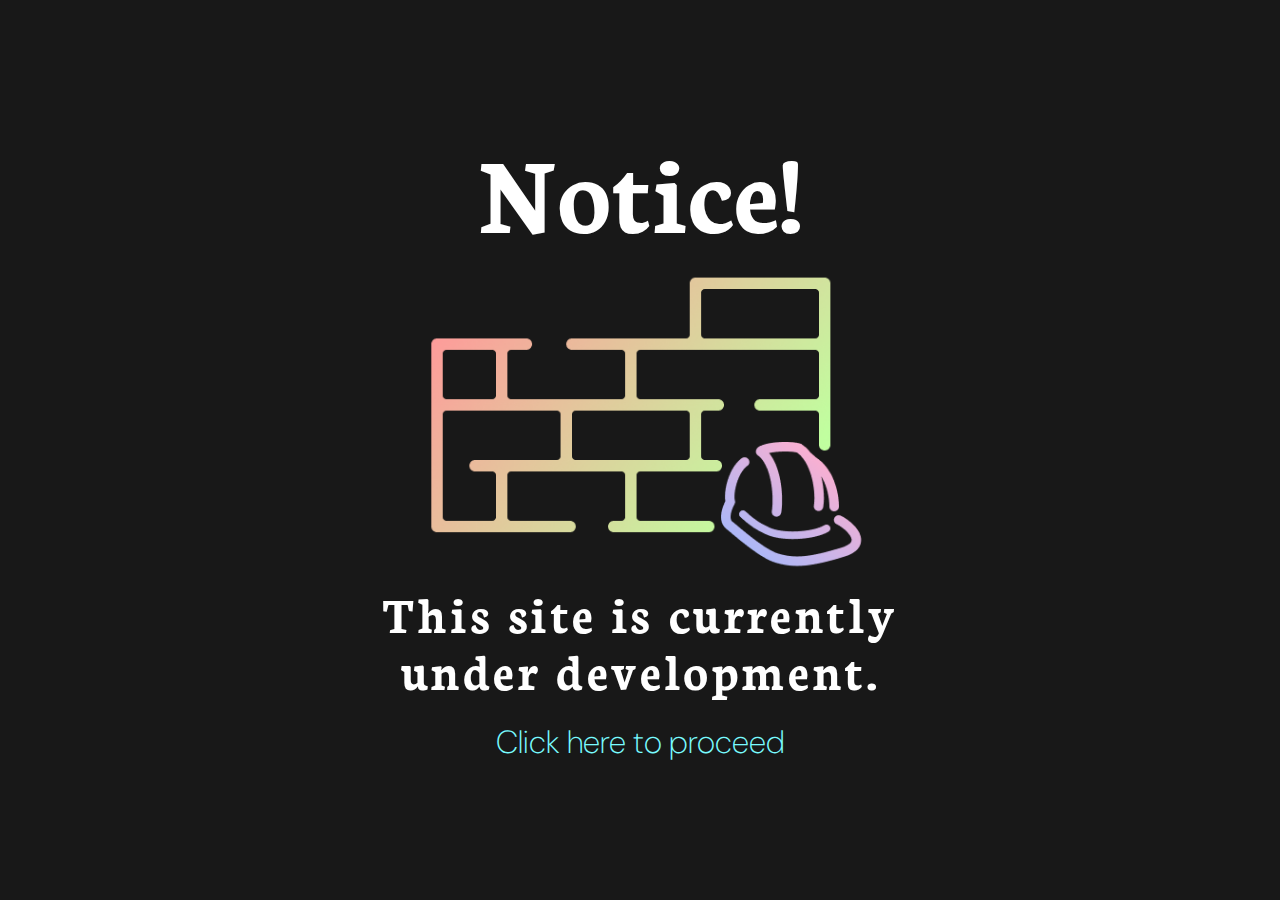
<file: index.html>
<!DOCTYPE html>
<html lang="en">
<head>
    <meta charset="UTF-8">
    <meta name="viewport" content="width=device-width, initial-scale=1.0">
    <meta name="author" content="Carson Ford">
    <meta name="date" content="2025-05-23">
    <meta name="last revised" content="2025-05-23">
    <meta name="keywords" content="Carson Ford, UI/UX, UI/UX artist, Carson Ford portfolio">
    <link rel="stylesheet" href="css/defaultstyle.css">
    <link href="https://fonts.googleapis.com/css2?family=DM+Sans:ital,opsz,wght@0,9..40,100..1000;1,9..40,100..1000&family=Neuton:ital,wght@0,200;0,300;0,400;0,700;0,800;1,400&display=swap" rel="stylesheet">

    <title>Carson Ford - Video Game UI Designer and Programmer</title>
    
</head>
<body>
    <div style="display: flex; flex-direction: column; justify-content: center; align-items: center; min-height: 99dvh; margin-top: -40px;">                                                                                       
        <h1 style="font-size: 7em;">Notice!</h1>
        <img src="images/construction.png" class="hue-shift" style="margin-left: 1%; margin-top: -45px; scale: 95%;">
        <h2 style="margin-top: 10px; width: 600px; text-align: center;">This site is currently under development.</h2>
        <a href="home.html" style="font-family: 'DM Sans', sans-serif; text-decoration: none; font-size: 2em; color: rgb(121, 251, 255); font-weight: 200; margin-top: -20px;">Click here to proceed</a>
    </div>
</body>
</html>
</file>
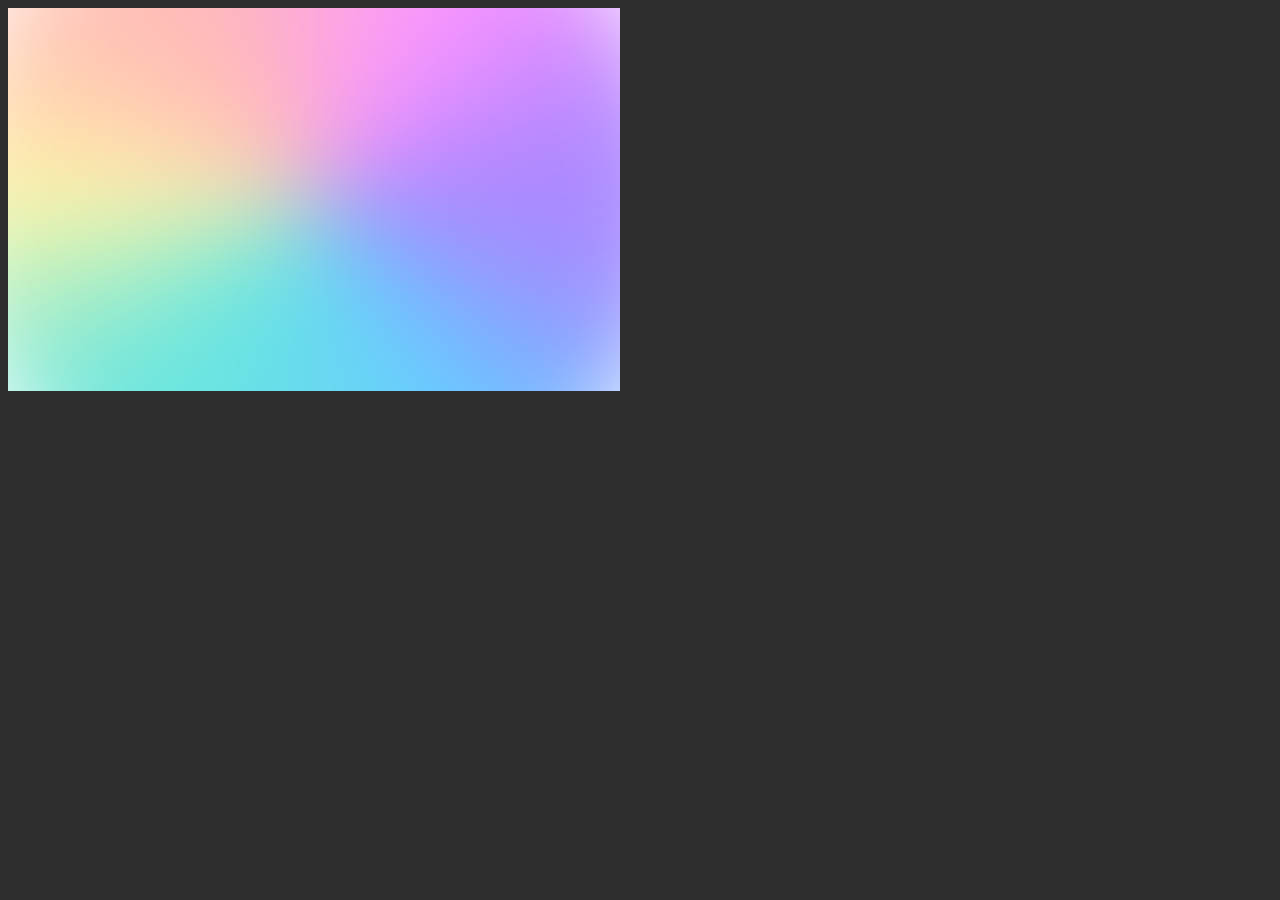
<file: Programming/index.html>
<!DOCTYPE html>
<html lang="en">
<head>
    <meta charset="UTF-8">
    <meta name="viewport" content="width=device-width, initial-scale=1.0">
    <meta name="author" content="Carson Ford">
    <meta name="date" content="2025-05-14">
    <meta name="last revised" content="2025-05-16">
    <meta name="keywords" content="Carson Ford, ">
    <link rel="stylesheet" href="css/defaultstyle.css">
    <title>Carson Ford - Video Game UI Designer and Programmer</title>
</head>
<body>
    <div class="hue-shift"><img src="images/gradient.jpg"></div>
</body>
</html>
</file>
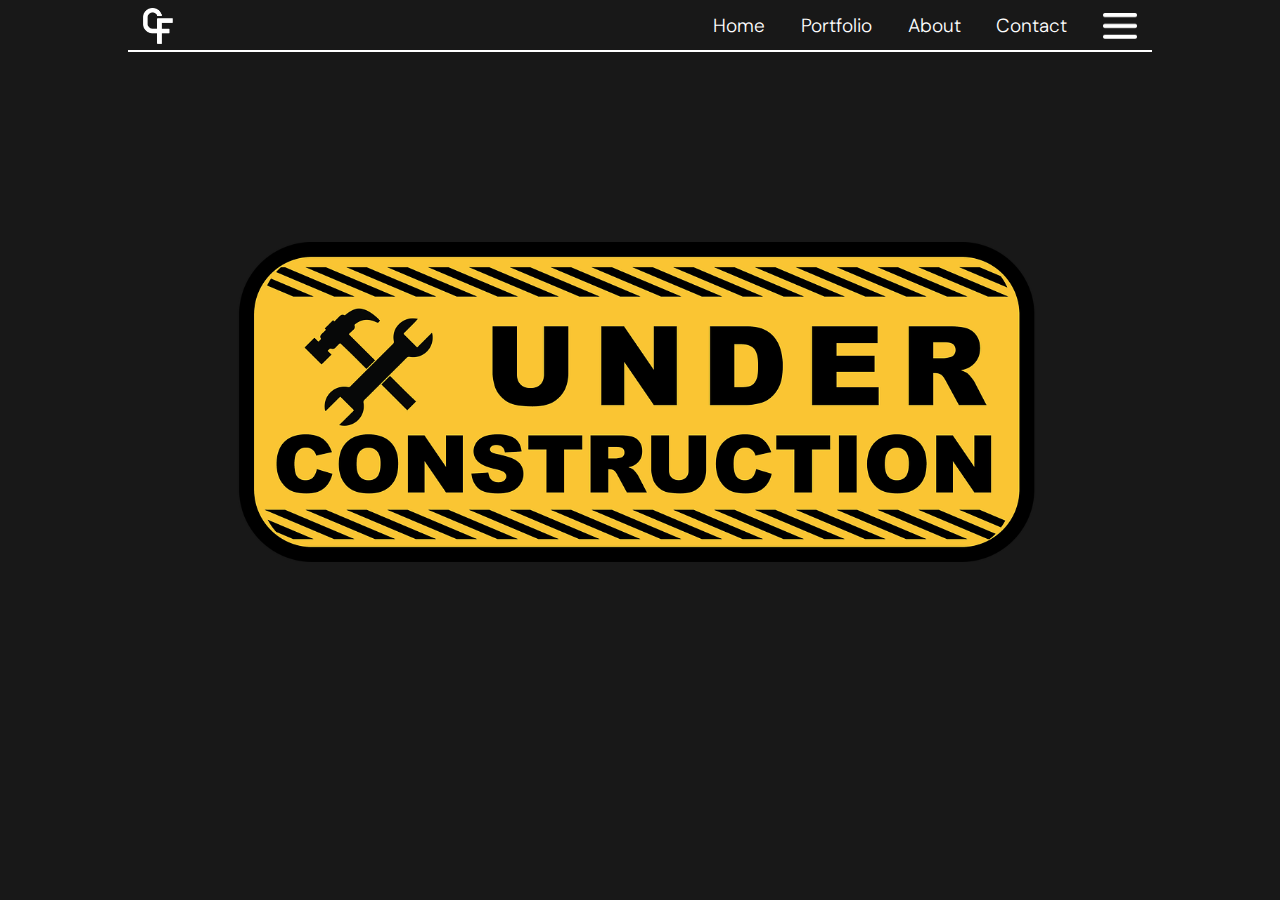
<file: construction.html>
<!DOCTYPE html>
<html lang="en">
<head>
    <meta charset="UTF-8">
    <meta name="viewport" content="width=device-width, initial-scale=1.0">
    <meta name="author" content="Carson Ford">
    <meta name="date" content="2025-05-21">
    <meta name="last revised" content="2025-05-21">
    <link rel="stylesheet" href="css/defaultstyle.css">
    <link rel="stylesheet" href="css/construction.css">
    <link href="https://fonts.googleapis.com/css2?family=DM+Sans:ital,opsz,wght@0,9..40,100..1000;1,9..40,100..1000&family=Neuton:ital,wght@0,200;0,300;0,400;0,700;0,800;1,400&display=swap" rel="stylesheet">

    <title>Carson Ford - Video Game UI Designer and Programmer</title>
    
</head>
<body>
     <nav class="top-bar"> <!-- This is the code for the top menu bar -->
        <div class="top-bar-logo"><img src="images/cf_logo.png"></div>
        <div><a class="top-bar-text" href="home.html">Home</a></div>
        <div><a class="top-bar-text" href="https://carsonford1.artstation.com/">Portfolio</a></div>
        <div><a class="top-bar-text" href="construction.html">About</a></div>
        <div><a class="top-bar-text" href="construction.html">Contact</a></div>
        <div class="top-bar-menu"><img src="images/menu_button.png"></div>
    </nav>

    <div class="construct-img" style="height: 700px;"><img src="images/under-construction.webp" alt="Under Construction Image" style="width: 900px;"></div>
    <p></p>
</body>
</html>
</file>
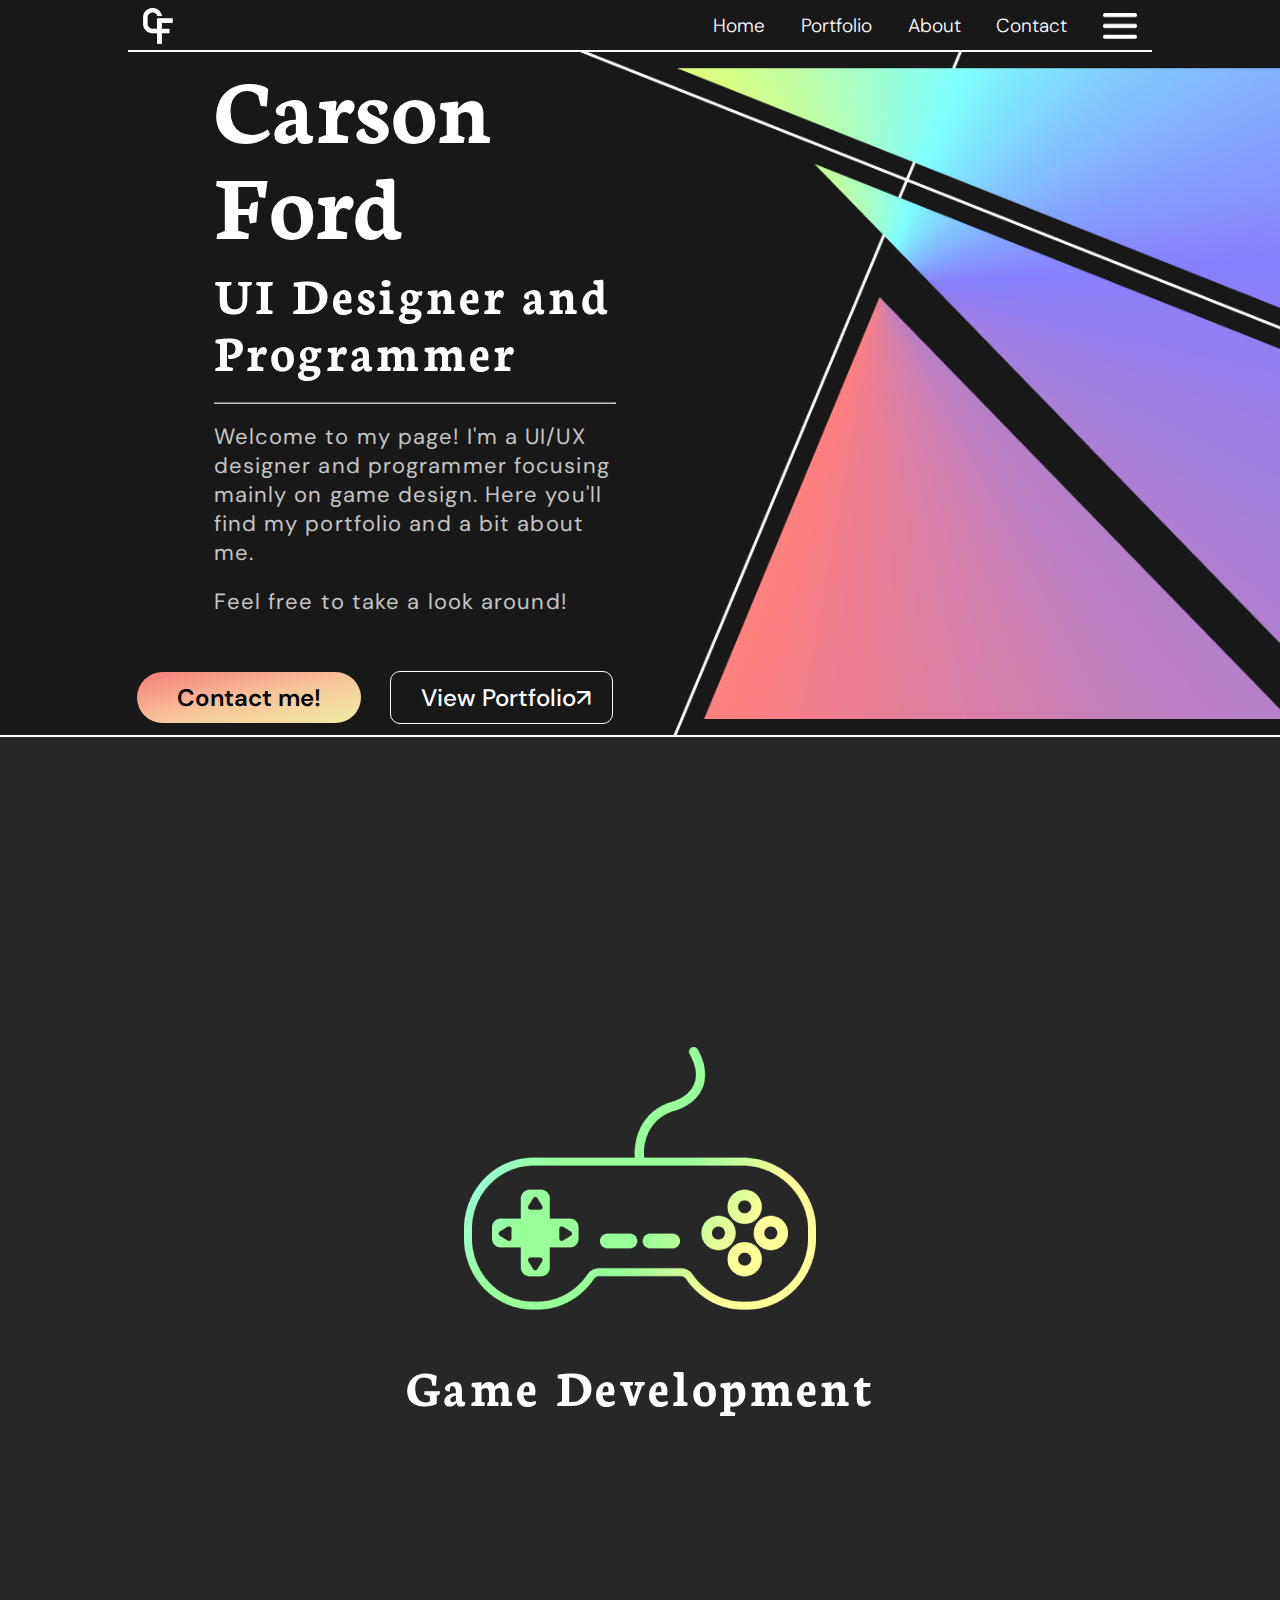
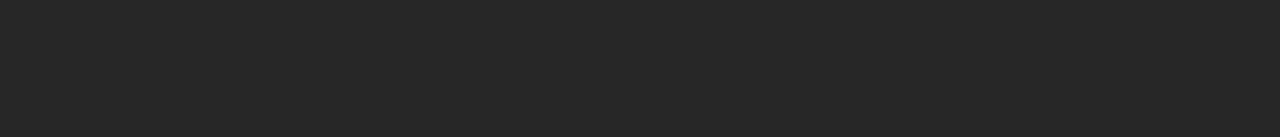
<file: home.html>
<!DOCTYPE html>
<html lang="en">
<head>
    <meta charset="UTF-8">
    <meta name="viewport" content="width=device-width, initial-scale=1.0">
    <meta name="author" content="Carson Ford">
    <meta name="date" content="2025-05-14">
    <meta name="last revised" content="2025-05-23">
    <meta name="keywords" content="Carson Ford, UI/UX, UI/UX artist, Carson Ford portfolio">
    <link rel="stylesheet" href="css/defaultstyle.css">
    <link rel="preconnect" href="https://fonts.googleapis.com">
    <link rel="preconnect" href="https://fonts.gstatic.com" crossorigin>
    <link href="https://fonts.googleapis.com/css2?family=DM+Sans:ital,opsz,wght@0,9..40,100..1000;1,9..40,100..1000&family=Neuton:ital,wght@0,200;0,300;0,400;0,700;0,800;1,400&display=swap" rel="stylesheet">

    <title>Carson Ford - Video Game UI Designer and Programmer</title>
    
</head>
<body>
    <nav class="top-bar"> <!-- This is the code for the top menu bar -->
        <div class="top-bar-logo"><img src="images/cf_logo.png"></div>
        <div><a class="top-bar-text" href="home.html">Home</a></div>
        <div><a class="top-bar-text" href="https://carsonford1.artstation.com/" target="_blank">Portfolio</a></div>
        <div><a class="top-bar-text" href="construction.html">About</a></div>
        <div><a class="top-bar-text" href="construction.html">Contact</a></div>
        <div class="top-bar-menu"><img src="images/menu_button.png"></div>
    </nav>

    <div class="intro-box"> <!-- This is the introduction code -->
        <div class="intro-text">
            <div><h1 class="intro-name">Carson</h1></div>
            <div><h1 class="intro-name">Ford</h1></div>
            <div><h2 class="intro-specialization">UI Designer and Programmer</h2></div>
            <hr style="width: 100%; border-color: rgb(197, 197, 197); color: rgb(197, 197, 197);">
            <div><p class="intro-description">Welcome to my page! I'm a UI/UX designer and programmer focusing mainly on game design. Here you'll find my portfolio and a bit about me.</p></div>
            <div><a class="intro-description">Feel free to take a look around!</a></div>
            <div class="intro-buttons">
                <div class="intro-contact"><a>Contact me!</a></div>
                <div><a class="intro-portfolio" href="https://carsonford1.artstation.com/" target="_blank">View Portfolio&#8599;</a></div>
            </div>
        </div>
        <div class="intro-shapes">
            <img class="hue-shift" src="images/intro_shapes.png" alt="Shapes and Lines">
        </div>
    </div>
    <div class="middle-box" style="height: 1000px;">
        <div><img src="images/game_controller.png" style="margin-top: 30px;"></div>
        <div><h2>Game Development</h2></div>
    </div>
</body>
</html>
</file>
<file: css/defaultstyle.css>
body {
    background-color: #181818;
    margin: 8px 0px 0px 0px;
}

h1 {
    font-family: 'Neuton', sans-serif;
    font-weight: 700;
    font-size: 6em;
    line-height: 0.9em;
    color: white;
}

h2 {
    font-family: 'Neuton', sans-serif;
    font-weight: 600;
    font-size: 3.25em;
    line-height: 1.1em;
    letter-spacing: 0.05em;
    color: white;
}

@keyframes hue-anim{
    0% {filter:hue-rotate(0deg);}
    100% {filter:hue-rotate(360deg);}
}

@keyframes fade-in-anim {
    from {opacity: 0%;}
    to {opacity: 100%;}
}

.hue-shift {
    filter: hue-rotate(0deg);
    animation-name: hue-anim;
    animation-duration: 25s;
    animation-iteration-count: infinite;
}

.fade-in {
    opacity: 0%;
    animation-name: fade-in-anim;
    animation-duration: 2s;
}

.top-bar { /* This is the styling for the navigation bar */
    display: flex;
    flex-direction: row;
    justify-content: flex-end;
    align-items: center;
    flex-wrap: wrap;
    gap: 3.5%;
    border-bottom: 2px solid white;
    margin-left: 10%;
    margin-right: 10%;
}

.top-bar-logo {
    display: flex;
    margin-right: auto;
    padding-bottom: 6px;
    padding-left: 1.5%;
    height: 36px;
}

.top-bar-text {
    display: flex;
    font-family: 'DM Sans', sans-serif;
    font-weight: 300;
    font-size: 19px;
    text-decoration: none;
    color: white;
    padding-bottom: 7px;
    transition-duration: 0.4s;
}

.top-bar-text:hover {
    color: #67b6e4;
}

.top-bar-menu {
    display: flex;
    padding-bottom: 6px;
    padding-right: 1.5%;
    height: 26px;
    transition-duration: 0.3s;
}

.top-bar-menu:hover {
    filter: invert();
}

.intro-box { /* This is the styling for the intro box */
    display: flex;
    flex-direction: row;
    justify-content: flex-start;
    margin-right: 12%;
    margin-left: 12%;
}

.intro-text {
    display: flex;
    flex-direction: column;
    justify-content: center;
    flex-wrap: wrap;
    margin-left: 60px;
}

h1.intro-name {
    margin-top: 0px;
    margin-bottom: 10px;
}

h2.intro-specialization {
    width: 400px;
    margin-top: 10px;
    margin-bottom: 15px;
}

.intro-description {
    font-family: 'DM Sans', sans-serif;
    font-size: 22px;
    font-weight: 400;
    letter-spacing: .05em;
    color: rgb(197, 197, 197);
    margin-top: 10px;
    margin-bottom: 20px;
}

.intro-shapes {
    scale: 95%;
    margin-left: -60px;
    margin-top: -20px;
}

.intro-buttons {
    display: flex;
    justify-content: center;
    align-items: center;
    gap: 6%;
    margin-left: -80px;
    margin-top: 40px;
    margin-bottom: 10px;
}

.intro-contact {
    display: flex;
    align-items: center;
    color: black;
    text-decoration: none;
    font-family: 'DM Sans', sans-serif;
    font-size: 24px;
    font-weight: 600;
    background-image: linear-gradient(to bottom right, rgb(243, 123, 123), rgb(248, 195, 152), rgb(238, 238, 167));
    padding: 10px 40px 10px 40px;
    border-radius: 40px;
    transition-duration: 0.4s;
    animation-name: hue-anim;
    animation-duration: 25s;
    animation-iteration-count: infinite;
}

.intro-contact:hover {
    color: white;
    background-image: rgb(255, 0, 0);
}

.intro-portfolio {
    color: white;
    text-decoration: none;
    font-family: 'DM Sans', sans-serif;
    font-size: 24px;
    font-weight: 500;
    transition-duration: 0.4s;
    outline-color: white;
    border: 1px solid white;
    border-radius: 10px;
    padding: 10px 21px 10px 30px;
}

.intro-portfolio:hover {
    color: black;
    background-color: white;
}

.middle-box {
    display: flex;
    justify-content: center;
    align-items: center;
    flex-direction: column;
    background-color: rgb(39, 39, 39);
    margin-top: -23px;
    border-top: 2px solid white;
}
</file>
<file: Programming/css/defaultstyle.css>
body {
    background-color: #2e2e2e;
}

@keyframes hue-anim{
    0% {filter:hue-rotate(0deg);}
    25% {filter:hue-rotate(90deg);}
    35% {opacity: 100%;}
    40% {opacity: 0%;}
    45% {opacity: 100%;}
    50% {filter:hue-rotate(180deg);}
    75% {filter:hue-rotate(270deg);}
    100% {filter:hue-rotate(360deg);}
}

@keyframes fade-in-anim {
    from {opacity: 0%;}
    to {opacity: 100%;}
}

.hue-shift {
    filter: hue-rotate(0deg);
    animation-name: hue-anim;
    animation-duration: 25s;
    animation-iteration-count: infinite;
}

.fade-in {
    opacity: 0%;
    animation-name: fade-in-anim;
    animation-duration: 2s;
}
</file>
<file: css/construction.css>
.construct-img {
    display: flex;
    justify-content: center;
    align-items: center;
}
</file>
